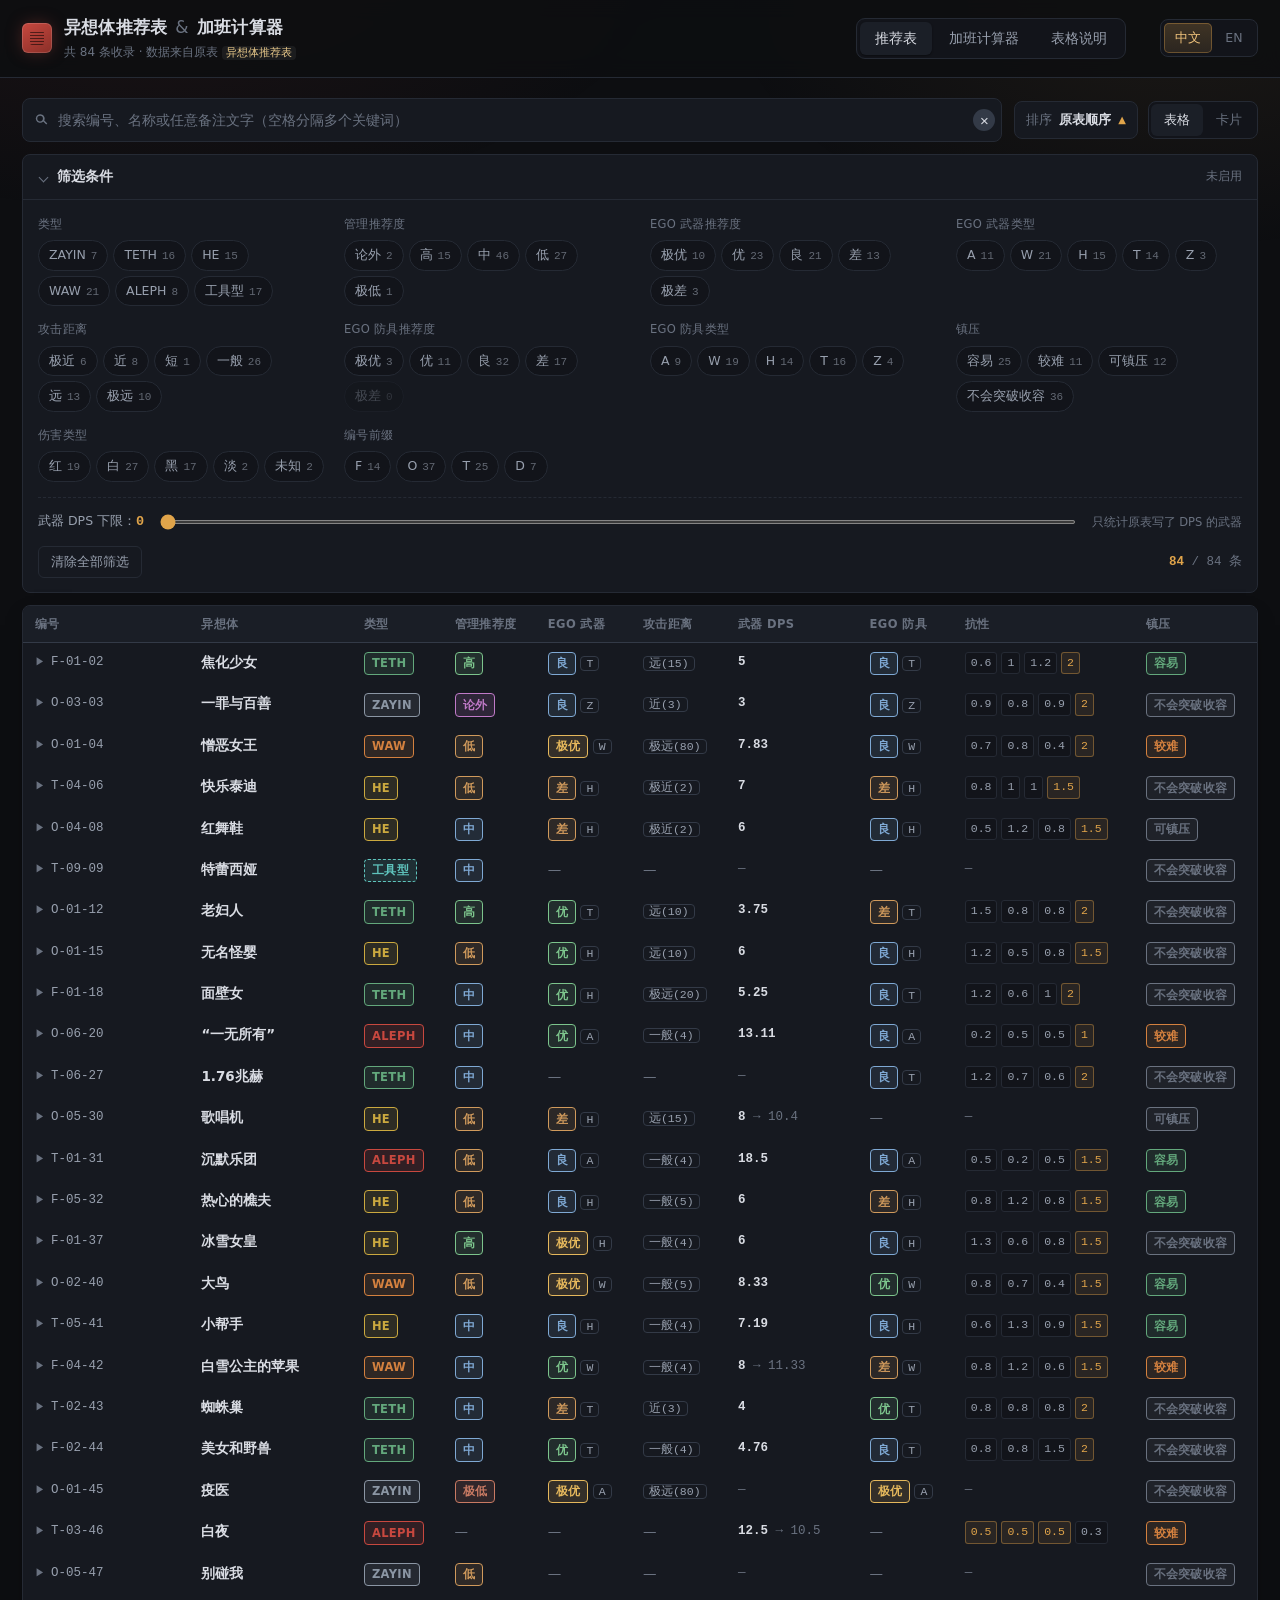
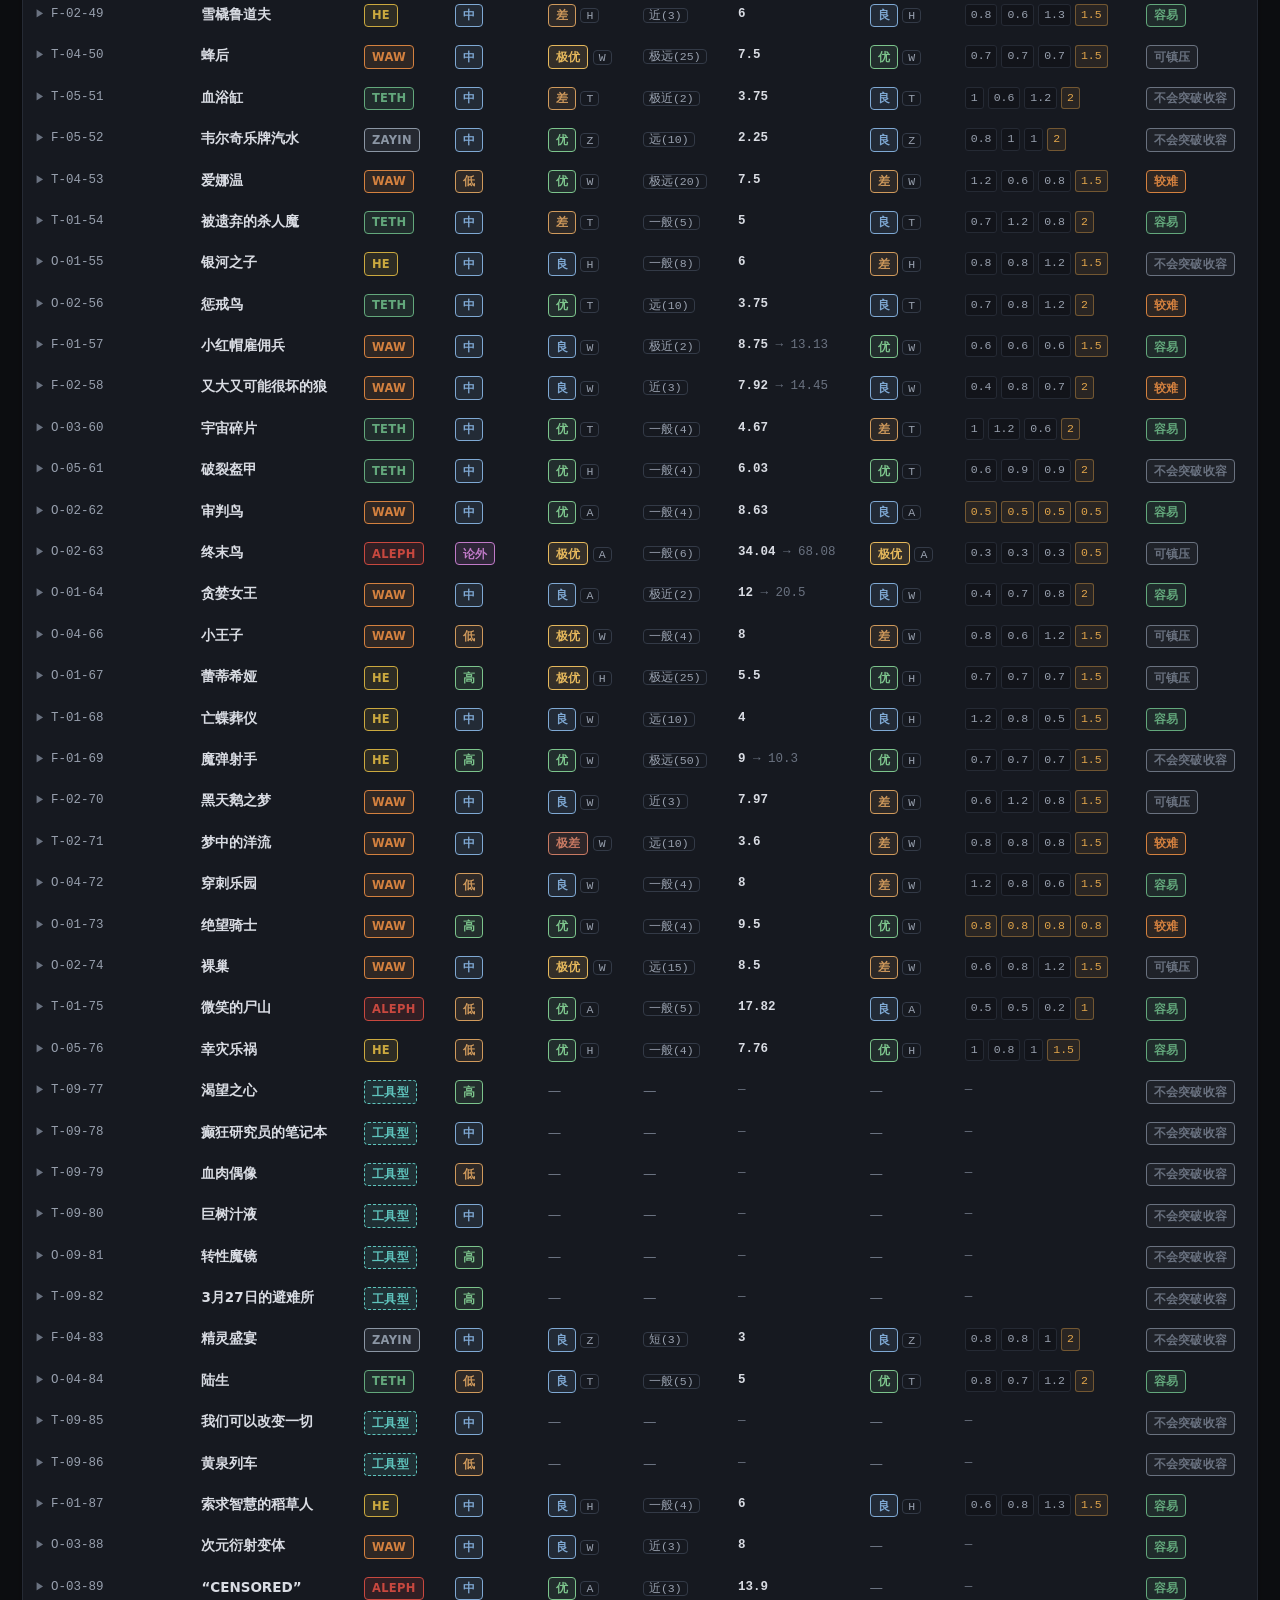
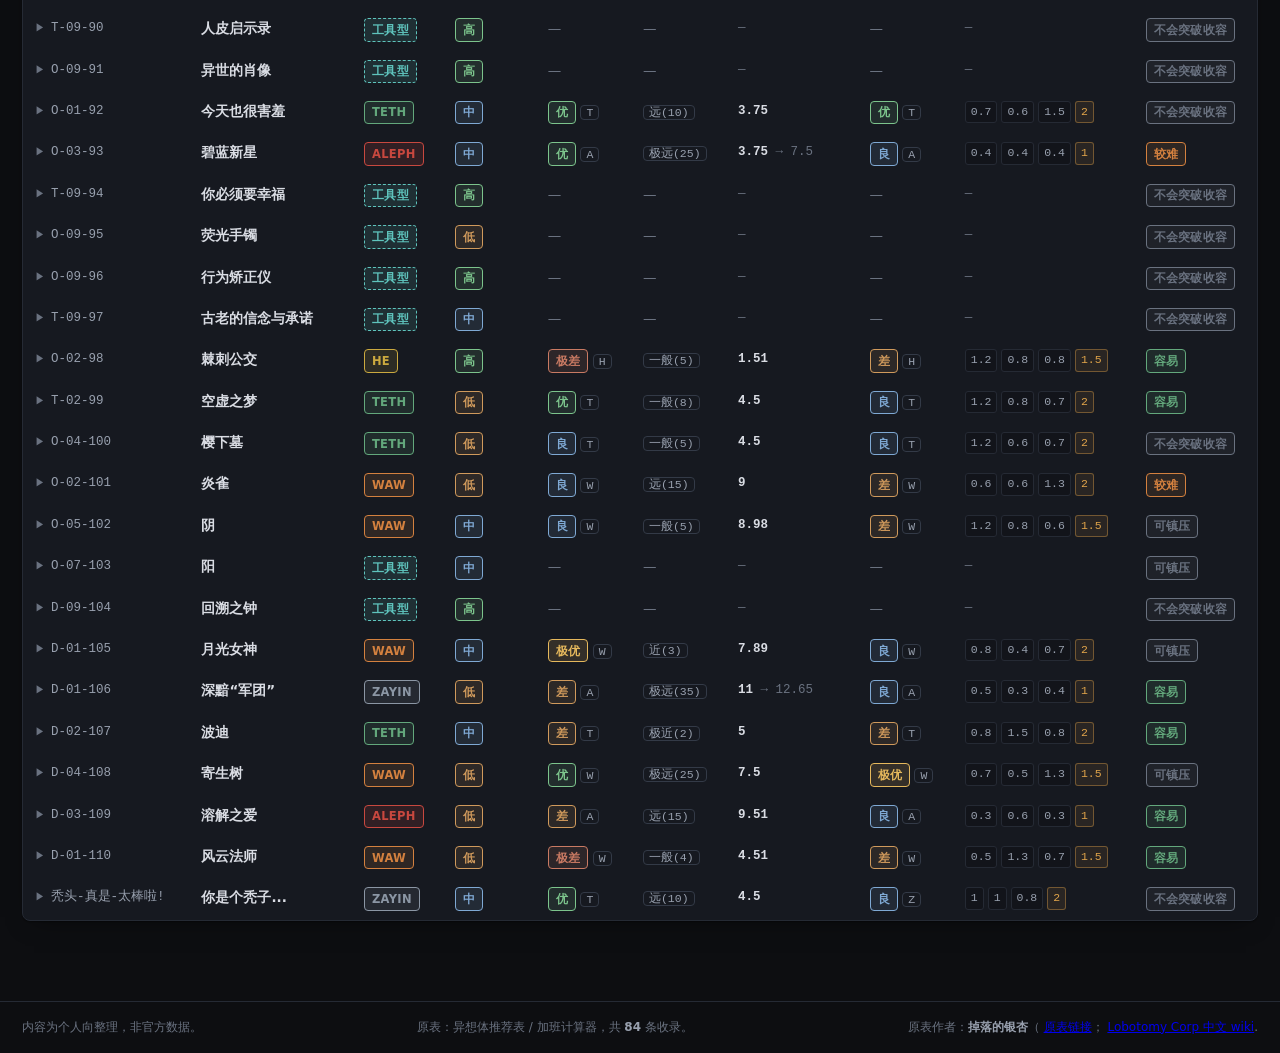
<file: docs/index.html>
<!DOCTYPE html>
<html lang="zh-CN">
<head>
<meta charset="utf-8">
<meta name="viewport" content="width=device-width, initial-scale=1">
<title>脑叶公司 · 异想体推荐表 & 加班计算器</title>
<meta name="description" content="异想体收录与工作推荐表，支持搜索与多维筛选；含员工工作属性加成估算器。">
<link rel="stylesheet" href="styles.css">
</head>
<body>

<header class="top">
  <div class="top-inner">
    <div class="brand">
      <div class="brand-mark" aria-hidden="true"></div>
      <div class="brand-text">
        <h1><span data-i18n="h1a">异想体推荐表</span> <span class="amp" data-i18n="h1amp">&amp;</span> <span data-i18n="h1b">加班计算器</span></h1>
        <p class="sub" id="brandSub"></p>
      </div>
    </div>
    <nav class="tabs" role="tablist">
      <button class="tab is-on" data-view="list" role="tab" data-i18n="tabList">推荐表</button>
      <button class="tab" data-view="calc" role="tab" data-i18n="tabCalc">加班计算器</button>
      <button class="tab" data-view="help" role="tab" data-i18n="tabHelp">表格说明</button>
    </nav>
    <div class="lang" role="group" aria-label="Language">
      <button class="lang-b is-on" data-lang="zh">中文</button>
      <button class="lang-b" data-lang="en">EN</button>
    </div>
  </div>
</header>

<main>

<!-- ============================================================ 推荐表 -->
<section class="view is-on" id="view-list">

  <div class="toolbar">
    <div class="search-wrap">
      <svg class="ico" viewBox="0 0 24 24" aria-hidden="true"><path d="M10 4a6 6 0 104.47 9.97l4.26 4.26 1.41-1.41-4.26-4.26A6 6 0 0010 4zm0 2a4 4 0 110 8 4 4 0 010-8z"/></svg>
      <input id="q" type="search" autocomplete="off" placeholder="搜索编号、名称或任意备注文字（空格分隔多个关键词）" data-i18n-ph="searchPh">
      <button class="clear-x" id="qClear" type="button" aria-label="清空搜索" data-i18n-attr="aria-label:clearSearch" hidden>&times;</button>
    </div>
    <div class="tool-right">
      <div class="srt" id="srt">
        <button type="button" class="srt-b" id="srtBtn" aria-haspopup="listbox" aria-expanded="false">
          <span class="srt-k" data-i18n="sortK">排序</span><span class="srt-v" id="srtVal">原表顺序</span><span class="srt-a" id="srtArrow">▲</span>
        </button>
        <div class="srt-m" id="srtMenu" role="listbox" hidden></div>
      </div>
      <div class="seg" role="group" aria-label="显示方式" data-i18n-attr="aria-label:viewTable">
        <button class="seg-b is-on" data-view-mode="table" data-i18n="viewTable">表格</button>
        <button class="seg-b" data-view-mode="card" data-i18n="viewCard">卡片</button>
      </div>
    </div>
  </div>

  <details class="filters" id="filterPanel" open>
    <summary>
      <span data-i18n="filterTitle">筛选条件</span>
      <span class="f-count" id="fCount">未启用</span>
    </summary>
    <div class="f-body">
      <div class="f-grid" id="fGrid"></div>
      <div class="f-range">
        <label for="dpsMin"><span data-i18n="dpsMinK">武器 DPS 下限：</span><b id="dpsMinVal">0</b></label>
        <input type="range" id="dpsMin" min="0" max="35" step="1" value="0">
        <span class="hint" data-i18n="dpsHint">只统计原表写了 DPS 的武器</span>
      </div>
      <div class="f-foot">
        <button class="btn-ghost" id="clearAll" type="button" data-i18n="clearAll">清除全部筛选</button>
        <span class="f-stat" id="stat">— / — 条</span>
      </div>
    </div>
  </details>

  <div class="active-chips" id="chips"></div>

  <div id="result"></div>

  <div class="empty" id="empty" hidden>
    <p class="empty-t" data-i18n="emptyT">没有符合条件的异想体</p>
    <p class="empty-s" data-i18n="emptyS">试着放宽筛选，或清空搜索关键词。</p>
  </div>
</section>

<!-- ======================================================= 加班计算器 -->
<section class="view" id="view-calc">
  <div class="calc-grid">

    <div class="panel">
      <h2 class="p-h" data-i18n="calcIn">输入区</h2>

      <label class="switch">
        <input type="checkbox" id="tech" checked>
        <span class="sw-track"><span class="sw-dot"></span></span>
        <span class="sw-txt"><span data-i18n="techK">培训部科技</span><b data-i18n="techSub">「普及培训手册」</b></span>
      </label>

      <div class="fld">
        <label for="qual" data-i18n="qualK">员工品质</label>
        <select id="qual"></select>
      </div>

      <div class="fld">
        <label for="lvl" data-i18n="lvlK">工作异想体等级</label>
        <select id="lvl"></select>
      </div>

      <div class="fld">
        <label for="target" data-i18n="targetK">想提升的属性点数</label>
        <select id="target"></select>
      </div>

      <p class="note-warn" id="techNote"></p>
    </div>

    <div class="panel">
      <h2 class="p-h" data-i18n="calcOut">输出区</h2>
      <div class="formula" id="formula"></div>
      <div class="results">
        <div class="res">
          <div class="res-k" data-i18n="resPer">单次工作期望属性加成</div>
          <div class="res-v" id="rPer">—</div>
        </div>
        <div class="res res-hi">
          <div class="res-k" id="rCntK"></div>
          <div class="res-v" id="rCnt">—</div>
          <div class="res-u" data-i18n="resTimes">次</div>
        </div>
      </div>
      <p class="note" id="calcNote"></p>
    </div>

    <div class="panel panel-wide">
      <h2 class="p-h"><span data-i18n="mxTitle">工作系数表</span><span class="p-h-sub" data-i18n="mxSub"></span></h2>
      <div class="mx-wrap"><table class="mx" id="mx"></table></div>
      <p class="note" data-i18n="mxNote"></p>
    </div>

  </div>
</section>

<!-- ======================================================= 表格说明 -->
<section class="view" id="view-help">
  <div class="help">
    <div class="panel">
      <h2 class="p-h" data-i18n="helpDoc">字段说明</h2>
      <div class="tbl-wrap">
        <table class="doc">
          <thead><tr id="docHead"></tr></thead>
          <tbody id="docBody"></tbody>
        </table>
      </div>
    </div>

    <div class="panel" id="legendPanel">
      <h2 class="p-h"><span data-i18n="helpLegend">推荐度标准</span><span class="p-h-sub" data-i18n="helpLegendSub"></span></h2>
      <div class="legend" id="legend"></div>
    </div>

    <div class="panel">
      <h2 class="p-h"><span data-i18n="helpNotice">加班计算器使用须知</span><span class="p-h-sub" data-i18n="helpNoticeSub"></span></h2>
      <div class="notice" id="notice"></div>
    </div>
  </div>
</section>

</main>

<footer class="foot">
  <span data-i18n="foot1">内容为个人向整理，非官方数据。</span>
  <span id="foot2"></span>
  <span id="foot3"></span>
</footer>

<script src="data.js"></script>
<script src="i18n.js"></script>
<script src="app.js"></script>
</body>
</html>
</file>
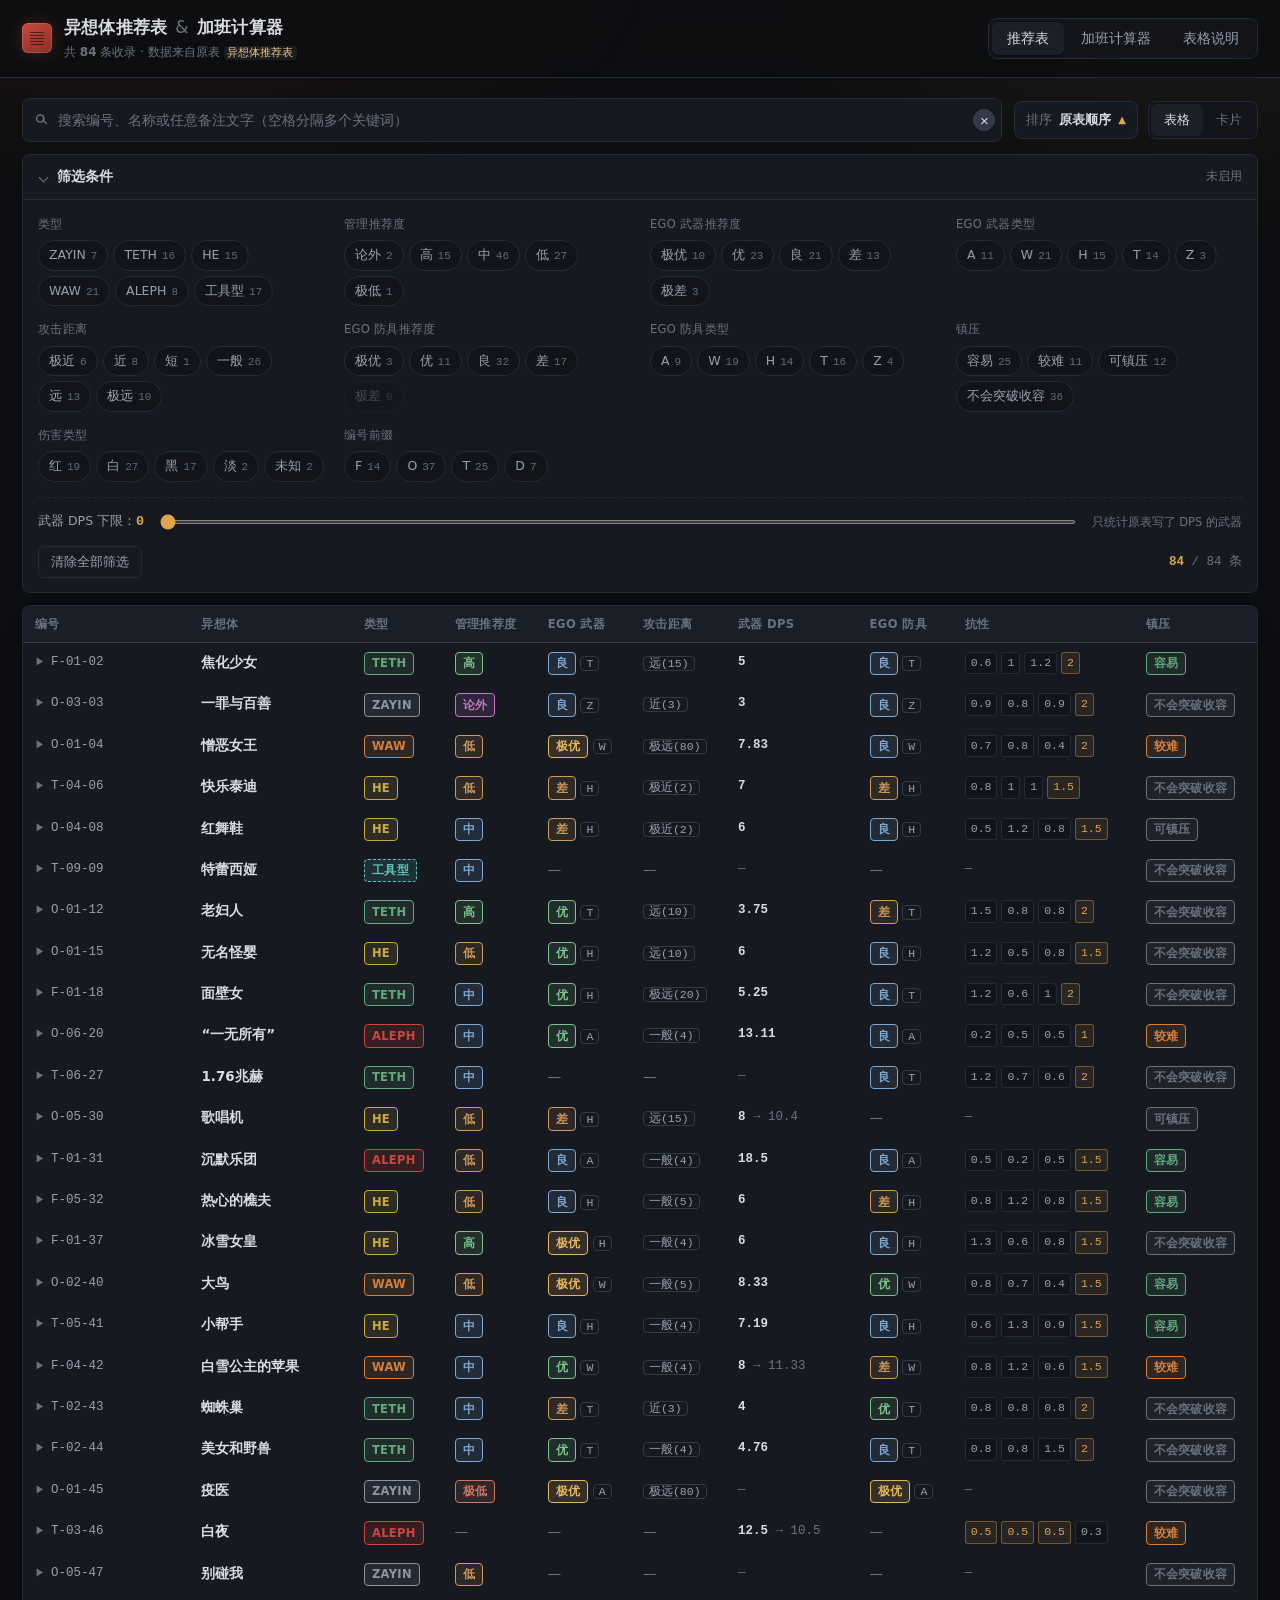
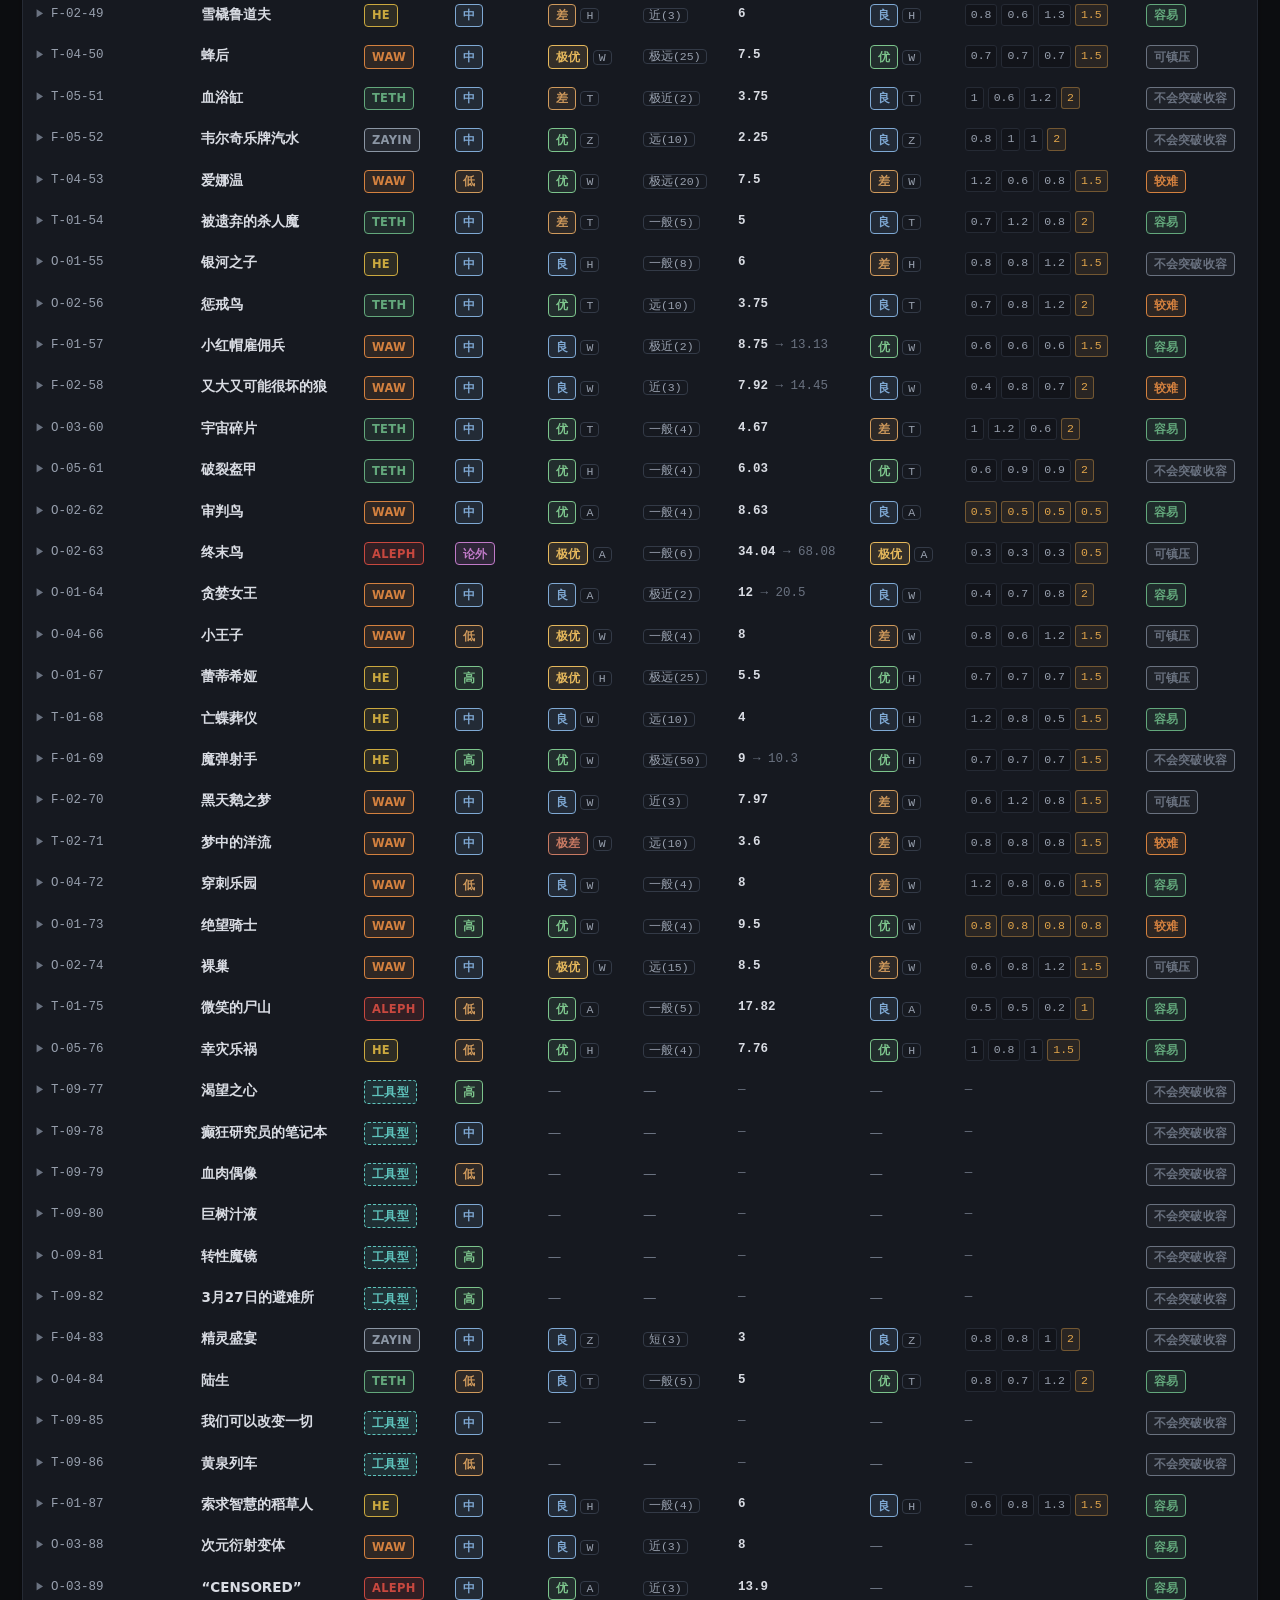
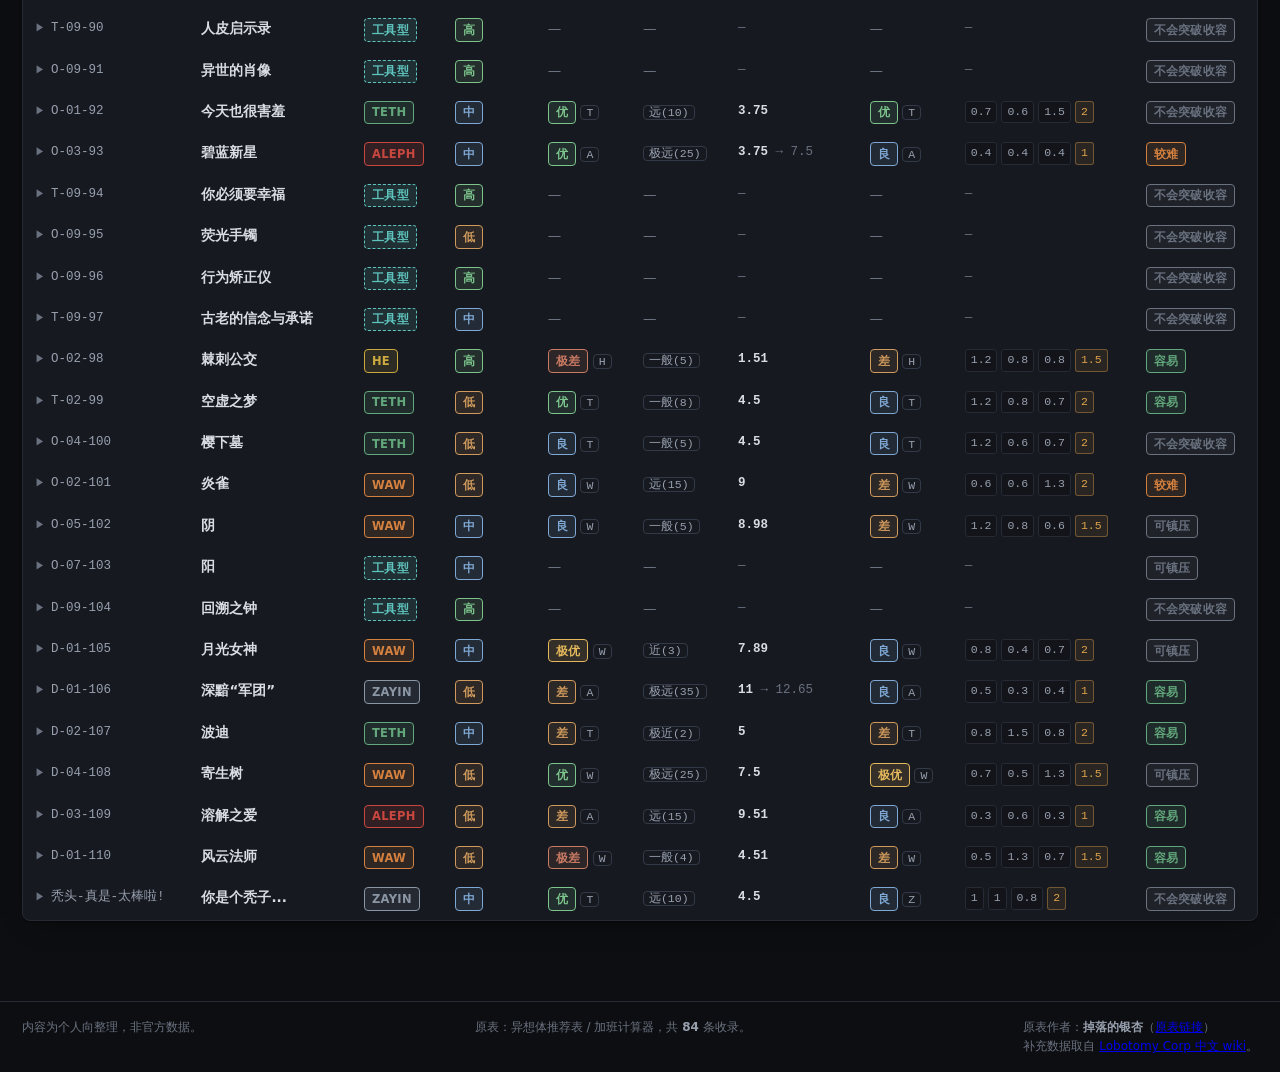
<file: site/index.html>
<!DOCTYPE html>
<html lang="zh-CN">
<head>
<meta charset="utf-8">
<meta name="viewport" content="width=device-width, initial-scale=1">
<title>脑叶公司 · 异想体推荐表 & 加班计算器</title>
<meta name="description" content="异想体收录与工作推荐表，支持搜索与多维筛选；含员工工作属性加成估算器。">
<link rel="stylesheet" href="styles.css">
</head>
<body>

<header class="top">
  <div class="top-inner">
    <div class="brand">
      <div class="brand-mark" aria-hidden="true"></div>
      <div class="brand-text">
        <h1>异想体推荐表 <span class="amp">&amp;</span> 加班计算器</h1>
        <p class="sub" id="brandSub">共 — 条收录 · 数据来自原表 <code>异想体推荐表</code></p>
      </div>
    </div>
    <nav class="tabs" role="tablist">
      <button class="tab is-on" data-view="list" role="tab">推荐表</button>
      <button class="tab" data-view="calc" role="tab">加班计算器</button>
      <button class="tab" data-view="help" role="tab">表格说明</button>
    </nav>
  </div>
</header>

<main>

<!-- ============================================================ 推荐表 -->
<section class="view is-on" id="view-list">

  <div class="toolbar">
    <div class="search-wrap">
      <svg class="ico" viewBox="0 0 24 24" aria-hidden="true"><path d="M10 4a6 6 0 104.47 9.97l4.26 4.26 1.41-1.41-4.26-4.26A6 6 0 0010 4zm0 2a4 4 0 110 8 4 4 0 010-8z"/></svg>
      <input id="q" type="search" autocomplete="off" placeholder="搜索编号、名称或任意备注文字（空格分隔多个关键词）">
      <button class="clear-x" id="qClear" type="button" aria-label="清空搜索" hidden>&times;</button>
    </div>
    <div class="tool-right">
      <div class="srt" id="srt">
        <button type="button" class="srt-b" id="srtBtn" aria-haspopup="listbox" aria-expanded="false">
          <span class="srt-k">排序</span><span class="srt-v" id="srtVal">原表顺序</span><span class="srt-a" id="srtArrow">▲</span>
        </button>
        <div class="srt-m" id="srtMenu" role="listbox" hidden></div>
      </div>
      <div class="seg" role="group" aria-label="显示方式">
        <button class="seg-b is-on" data-view-mode="table">表格</button>
        <button class="seg-b" data-view-mode="card">卡片</button>
      </div>
    </div>
  </div>

  <details class="filters" id="filterPanel" open>
    <summary>
      <span>筛选条件</span>
      <span class="f-count" id="fCount">未启用</span>
    </summary>
    <div class="f-body">
      <div class="f-grid" id="fGrid"></div>
      <div class="f-range">
        <label for="dpsMin">武器 DPS 下限：<b id="dpsMinVal">0</b></label>
        <input type="range" id="dpsMin" min="0" max="35" step="1" value="0">
        <span class="hint">只统计原表写了 DPS 的武器</span>
      </div>
      <div class="f-foot">
        <button class="btn-ghost" id="clearAll" type="button">清除全部筛选</button>
        <span class="f-stat" id="stat">— / — 条</span>
      </div>
    </div>
  </details>

  <div class="active-chips" id="chips"></div>

  <div id="result"></div>

  <div class="empty" id="empty" hidden>
    <p class="empty-t">没有符合条件的异想体</p>
    <p class="empty-s">试着放宽筛选，或清空搜索关键词。</p>
  </div>
</section>

<!-- ======================================================= 加班计算器 -->
<section class="view" id="view-calc">
  <div class="calc-grid">

    <div class="panel">
      <h2 class="p-h">输入区</h2>

      <label class="switch">
        <input type="checkbox" id="tech" checked>
        <span class="sw-track"><span class="sw-dot"></span></span>
        <span class="sw-txt">培训部科技<b>「普及培训手册」</b></span>
      </label>

      <div class="fld">
        <label for="qual">员工品质</label>
        <select id="qual"></select>
      </div>

      <div class="fld">
        <label for="lvl">工作异想体等级</label>
        <select id="lvl"></select>
      </div>

      <div class="fld">
        <label for="target">想提升的属性点数</label>
        <select id="target"></select>
      </div>

      <p class="note-warn" id="techNote"></p>
    </div>

    <div class="panel">
      <h2 class="p-h">输出区</h2>
      <div class="formula" id="formula"></div>
      <div class="results">
        <div class="res">
          <div class="res-k">单次工作期望属性加成</div>
          <div class="res-v" id="rPer">—</div>
        </div>
        <div class="res res-hi">
          <div class="res-k" id="rCntK">提升 20 点属性需要工作</div>
          <div class="res-v" id="rCnt">—</div>
          <div class="res-u">次</div>
        </div>
      </div>
      <p class="note" id="calcNote"></p>
    </div>

    <div class="panel panel-wide">
      <h2 class="p-h">工作系数表<span class="p-h-sub">原表 <code>加班计算器</code> 工作表第 26–30 行，C–G 列；当前取值已高亮</span></h2>
      <div class="mx-wrap"><table class="mx" id="mx"></table></div>
      <p class="note">
        原表用 <code>INDIRECT(ADDRESS(品质序号+25, 等级序号+2))</code> 从这张表取「工作系数」，
        因此品质与等级都只取序号，轴向固定为：行＝员工品质 Ⅰ→Ⅴ，列＝异想体等级 ZAYIN→ALEPH。
      </p>
    </div>

  </div>
</section>

<!-- ======================================================= 表格说明 -->
<section class="view" id="view-help">
  <div class="help">
    <div class="panel">
      <h2 class="p-h">字段说明</h2>
      <div class="tbl-wrap">
        <table class="doc">
          <thead><tr><th>页面字段</th><th>原表位置</th><th>说明</th></tr></thead>
          <tbody id="docBody"></tbody>
        </table>
      </div>
    </div>

    <div class="panel" id="legendPanel">
      <h2 class="p-h">推荐度标准<span class="p-h-sub">原表第 2 行三个单元格的批注原文</span></h2>
      <div class="legend" id="legend"></div>
    </div>

    <div class="panel">
      <h2 class="p-h">加班计算器使用须知<span class="p-h-sub">原表 <code>加班计算器</code> 工作表 B2 原文</span></h2>
      <div class="notice" id="notice"></div>
    </div>
  </div>
</section>

</main>

<footer class="foot">
  <span>内容为个人向整理，非官方数据。</span>
  <span>原表：异想体推荐表 / 加班计算器，共 <b id="footCount">—</b> 条收录。</span>
  <span>原表作者：<b id="footAuthor">—</b>（<a id="footSheet" href="#" target="_blank" rel="noopener">原表链接</a>）<br>
    补充数据取自 <a id="footWiki" href="#" target="_blank" rel="noopener">Lobotomy Corp 中文 wiki</a>。</span>
</footer>

<script src="data.js"></script>
<script src="app.js"></script>
</body>
</html>
</file>
<file: docs/styles.css>
/* ============================================================ 基础 */
:root{
  --bg:#0d0e11;
  --bg2:#12141a;
  --panel:#161920;
  --panel2:#1b1f27;
  --line:#252a34;
  --line2:#333a47;
  --fg:#d9dce3;
  --dim:#98a0ae;
  --mute:#6a7280;
  --amber:#e0a44a;
  --red:#c8483f;
  --blue:#6d9bd8;

  --zayin:#8b96a4; --teth:#63a87c; --he:#cba93f; --waw:#d4813f; --aleph:#c8483f;

  --g-ex:#e5b85c; --g-g:#7cc48c; --g-l:#7fa9d4; --g-d:#d09a5c; --g-x:#c97a63;
  --m-out:#c07ac8; --m-hi:#7cc48c; --m-mid:#7fa9d4; --m-lo:#d09a5c; --m-ex:#c97a63;

  --r:8px;
  --shadow:0 1px 2px rgba(0,0,0,.4),0 8px 24px -12px rgba(0,0,0,.6);
  --mono:ui-monospace,SFMono-Regular,"Cascadia Mono",Consolas,"Liberation Mono",monospace;
}

*{box-sizing:border-box}
html{-webkit-text-size-adjust:100%}
body{
  margin:0;
  background:var(--bg);
  color:var(--fg);
  font:15px/1.6 "PingFang SC","Hiragino Sans GB","Microsoft YaHei","Noto Sans SC",system-ui,-apple-system,sans-serif;
  font-feature-settings:"tnum";
  -webkit-font-smoothing:antialiased;
}
body::before{
  content:"";position:fixed;inset:0;pointer-events:none;z-index:0;
  background:
    radial-gradient(900px 480px at 12% -8%,rgba(200,72,63,.09),transparent 60%),
    radial-gradient(760px 420px at 92% 0%,rgba(224,164,74,.07),transparent 60%);
}
main,header,footer{position:relative;z-index:1}
h1,h2{margin:0;font-weight:650}
code{font-family:var(--mono);font-size:.92em;background:rgba(255,255,255,.06);padding:.1em .35em;border-radius:4px;color:#e8c98a}
b{font-weight:650}

/* ============================================================ 顶栏 */
.top{border-bottom:1px solid var(--line);background:rgba(13,14,17,.86);backdrop-filter:blur(10px);position:sticky;top:0;z-index:20}
.top-inner{max-width:1400px;margin:0 auto;padding:14px 22px;display:flex;align-items:center;gap:24px;flex-wrap:wrap}
.brand{display:flex;align-items:center;gap:12px;min-width:0}
.brand-mark{
  width:30px;height:30px;flex:none;border-radius:6px;
  background:linear-gradient(150deg,#c8483f,#8a2f28);
  box-shadow:inset 0 0 0 1px rgba(255,255,255,.14),0 0 18px -4px rgba(200,72,63,.55);
  position:relative;
}
.brand-mark::after{
  content:"";position:absolute;inset:8px;border-radius:2px;
  background:repeating-linear-gradient(0deg,rgba(0,0,0,.55) 0 1px,transparent 1px 3px);
}
.brand-text{min-width:0}
.brand h1{font-size:17px;letter-spacing:.2px;white-space:nowrap}
.brand h1 .amp{color:var(--mute);font-weight:400;margin:0 2px}
.sub{margin:2px 0 0;font-size:12px;color:var(--mute);white-space:nowrap;overflow:hidden;text-overflow:ellipsis}

.tabs{display:flex;gap:2px;margin-left:auto;background:var(--bg2);padding:3px;border-radius:9px;border:1px solid var(--line)}
.tab{
  appearance:none;border:0;background:transparent;color:var(--dim);
  font:inherit;font-size:13.5px;padding:6px 15px;border-radius:6px;cursor:pointer;
  transition:background .14s,color .14s;
}
.tab:hover{color:var(--fg)}
.tab.is-on{background:var(--panel2);color:var(--fg);box-shadow:0 1px 2px rgba(0,0,0,.4)}

/* 语言切换：放在页眉右上角，与标签页同一视觉层级 */
.lang{
  display:flex;gap:2px;margin-left:10px;flex:none;
  background:var(--bg2);padding:3px;border-radius:8px;border:1px solid var(--line);
}
.lang-b{
  appearance:none;border:0;background:transparent;color:var(--mute);
  font:inherit;font-size:12.5px;letter-spacing:.3px;
  padding:5px 11px;border-radius:5px;cursor:pointer;transition:background .14s,color .14s;
}
.lang-b:hover{color:var(--fg)}
.lang-b.is-on{
  background:linear-gradient(180deg,rgba(224,164,74,.22),rgba(224,164,74,.12));
  color:#f0c37c;box-shadow:inset 0 0 0 1px rgba(224,164,74,.35);
}

/* ============================================================ 版心 */
main{max-width:1400px;margin:0 auto;padding:20px 22px 60px}
.view{display:none;animation:fade .18s ease}
.view.is-on{display:block}
@keyframes fade{from{opacity:0;transform:translateY(4px)}to{opacity:1;transform:none}}

/* ============================================================ 工具条 */
.toolbar{display:flex;gap:12px;align-items:center;flex-wrap:wrap;margin-bottom:12px}
.search-wrap{position:relative;flex:1 1 340px;min-width:0}
.search-wrap .ico{position:absolute;left:11px;top:50%;transform:translateY(-50%);width:17px;height:17px;fill:var(--mute);pointer-events:none}
#q{
  width:100%;padding:10px 34px 10px 35px;border-radius:var(--r);
  background:var(--panel);border:1px solid var(--line);color:var(--fg);
  font:inherit;font-size:14px;outline:none;transition:border-color .15s,box-shadow .15s;
}
#q::placeholder{color:var(--mute)}
#q:focus{border-color:#3d4553;box-shadow:0 0 0 3px rgba(224,164,74,.1)}
#q::-webkit-search-cancel-button{display:none}
.clear-x{
  position:absolute;right:7px;top:50%;transform:translateY(-50%);
  width:22px;height:22px;border:0;border-radius:50%;background:var(--line2);color:var(--fg);
  font-size:15px;line-height:1;cursor:pointer;display:grid;place-items:center;
}
.clear-x:hover{background:#414a59}

.tool-right{display:flex;gap:10px;align-items:center}
.sel{display:flex;align-items:center;gap:7px;font-size:12.5px;color:var(--mute)}
.sel select{
  appearance:none;background:var(--panel) url("data:image/svg+xml;charset=utf8,%3Csvg xmlns='http://www.w3.org/2000/svg' viewBox='0 0 12 12'%3E%3Cpath fill='%236a7280' d='M2.5 4.5L6 8l3.5-3.5z'/%3E%3C/svg%3E") no-repeat right 8px center/12px;
  border:1px solid var(--line);color:var(--fg);font:inherit;font-size:13px;
  padding:8px 28px 8px 11px;border-radius:var(--r);cursor:pointer;outline:none;
}
.sel select:focus{border-color:#3d4553}
.seg{display:flex;background:var(--bg2);border:1px solid var(--line);border-radius:var(--r);padding:2px}
.seg-b{
  appearance:none;border:0;background:transparent;color:var(--mute);
  font:inherit;font-size:12.5px;padding:6px 13px;border-radius:6px;cursor:pointer;
}
.seg-b.is-on{background:var(--panel2);color:var(--fg)}

/* 排序：一个控件同时承担「选字段」与「切方向」 */
.srt{position:relative}
.srt-b{
  display:flex;align-items:center;gap:7px;cursor:pointer;
  background:var(--panel);border:1px solid var(--line);border-radius:var(--r);
  color:var(--fg);font:inherit;font-size:13px;padding:8px 11px;white-space:nowrap;
}
.srt-b:hover{border-color:var(--line2)}
.srt-k{color:var(--mute);font-size:12.5px}
.srt-v{font-weight:600}
.srt-a{color:var(--amber);font-size:10px;line-height:1}
.srt-a.desc{color:var(--blue)}
.srt-m{
  position:absolute;z-index:30;top:calc(100% + 6px);left:0;min-width:196px;
  background:var(--panel2);border:1px solid var(--line2);border-radius:var(--r);
  box-shadow:var(--shadow);padding:5px;max-height:60vh;overflow:auto;
}
.srt-i{
  display:flex;align-items:center;justify-content:space-between;gap:10px;width:100%;
  appearance:none;border:0;background:transparent;color:var(--dim);
  font:inherit;font-size:13px;text-align:left;padding:7px 10px;border-radius:6px;cursor:pointer;
}
.srt-i:hover{background:rgba(255,255,255,.05);color:var(--fg)}
.srt-i.on{background:rgba(224,164,74,.13);color:#f0c37c}
.srt-i-a{font-size:10px;color:var(--amber)}
.srt-i[data-dir="desc"] .srt-i-a::after{content:"▼"}
.srt-i[data-dir="asc"] .srt-i-a::after{content:"▲"}
th.th-arrow{font-size:9px;margin-left:5px;color:var(--amber);vertical-align:1px}

/* ============================================================ 筛选 */
.filters{border:1px solid var(--line);border-radius:var(--r);background:var(--panel);margin-bottom:12px}
.filters>summary{
  cursor:pointer;padding:11px 15px;display:flex;align-items:center;gap:10px;
  font-size:13.5px;font-weight:600;list-style:none;user-select:none;
}
.filters>summary::-webkit-details-marker{display:none}
.filters>summary::before{
  content:"";width:6px;height:6px;border-right:1.5px solid var(--mute);border-bottom:1.5px solid var(--mute);
  transform:rotate(-45deg);transition:transform .18s;margin-left:2px;
}
.filters[open]>summary::before{transform:rotate(45deg)}
.f-count{margin-left:auto;font-size:12px;font-weight:400;color:var(--mute)}
.f-count.on{color:var(--amber)}
.f-body{padding:2px 15px 14px;border-top:1px solid var(--line)}
.f-grid{display:grid;grid-template-columns:repeat(auto-fill,minmax(258px,1fr));gap:14px 20px;padding-top:13px}
.fg-t{font-size:11.5px;color:var(--mute);margin-bottom:7px;letter-spacing:.3px}
.chips{display:flex;flex-wrap:wrap;gap:5px}
.chip{
  appearance:none;cursor:pointer;font:inherit;font-size:12.5px;
  padding:4px 10px;border-radius:20px;
  background:var(--bg2);border:1px solid var(--line);color:var(--dim);
  transition:background .13s,border-color .13s,color .13s;
}
.chip:hover{border-color:var(--line2);color:var(--fg)}
.chip .n{font-family:var(--mono);font-size:11px;opacity:.6;margin-left:5px}
.chip.on{background:rgba(224,164,74,.13);border-color:rgba(224,164,74,.5);color:#f0c37c}
.chip.on .n{opacity:.85}

.f-range{display:flex;align-items:center;gap:14px;margin-top:15px;padding-top:13px;border-top:1px dashed var(--line);flex-wrap:wrap}
.f-range label{font-size:12.5px;color:var(--dim);white-space:nowrap}
.f-range b{font-family:var(--mono);color:var(--amber);font-size:13.5px}
.f-range input[type=range]{flex:1 1 200px;min-width:160px;accent-color:var(--amber);height:4px;cursor:pointer}
.hint{font-size:11.5px;color:var(--mute)}

.f-foot{display:flex;align-items:center;gap:14px;margin-top:13px}
.btn-ghost{
  appearance:none;background:transparent;border:1px solid var(--line);color:var(--dim);
  font:inherit;font-size:12.5px;padding:5px 12px;border-radius:6px;cursor:pointer;
}
.btn-ghost:hover{border-color:var(--red);color:#e0857e}
.f-stat{margin-left:auto;font-family:var(--mono);font-size:12.5px;color:var(--mute)}
.f-stat b{color:var(--amber)}

/* 已选条件条 */
.active-chips{display:flex;flex-wrap:wrap;gap:6px;margin-bottom:12px}
.active-chips:empty{display:none}
.tag{
  display:inline-flex;align-items:center;gap:6px;font-size:12px;
  background:rgba(224,164,74,.11);border:1px solid rgba(224,164,74,.34);
  color:#f0c37c;padding:3px 6px 3px 10px;border-radius:20px;
}
.tag b{font-weight:500;opacity:.65}
.tag button{
  appearance:none;border:0;background:transparent;color:inherit;cursor:pointer;
  font-size:14px;line-height:1;padding:0 2px;opacity:.7;
}
.tag button:hover{opacity:1}

/* ============================================================ 表格 */
.tbl-wrap{
  border:1px solid var(--line);border-radius:var(--r);background:var(--panel);
  overflow:auto;box-shadow:var(--shadow);
}
table.grid{border-collapse:separate;border-spacing:0;width:100%;font-size:13.5px}
table.grid th,table.grid td{padding:9px 12px;text-align:left;vertical-align:top;white-space:nowrap}
table.grid thead th{
  position:sticky;top:0;z-index:5;background:#1a1e26;
  font-size:11.5px;font-weight:600;color:var(--mute);letter-spacing:.4px;
  border-bottom:1px solid var(--line2);cursor:pointer;user-select:none;
}
table.grid thead th:hover{color:var(--fg)}
table.grid thead th.sorted{color:var(--amber)}
table.grid tbody tr.row{border-bottom:1px solid var(--line);cursor:pointer;transition:background .12s}
table.grid tbody tr.row:hover{background:rgba(255,255,255,.028)}
table.grid tbody tr.row.open{background:rgba(224,164,74,.06)}
td.c-id,td.c-dps,td.c-res{font-family:var(--mono);font-size:12.5px;color:var(--dim)}
td.c-name{font-weight:600;white-space:normal;min-width:120px}
td.c-dps b{color:var(--fg)}
.caret{display:inline-block;margin-right:6px;color:var(--mute);font-size:10px;transition:transform .16s}
tr.open .caret{transform:rotate(90deg);color:var(--amber)}

tr.detail>td{padding:0;background:#12151b;border-bottom:1px solid var(--line)}
.dwrap{display:grid;grid-template-columns:repeat(auto-fit,minmax(238px,1fr));gap:0;padding:14px 16px}
.dcell{padding:2px 16px 12px 0}
.dk{font-size:11px;color:var(--mute);letter-spacing:.4px;margin-bottom:4px;display:flex;align-items:center;gap:6px}
.dv{font-size:12.5px;color:#b9bfca;white-space:pre-wrap;word-break:break-word;line-height:1.65}
.dv em{font-style:normal;color:var(--amber);font-family:var(--mono)}
.dnone{color:var(--mute)}

/* wiki 补充块 */
.dwiki{border-top:1px dashed var(--line);padding:13px 16px 15px;background:rgba(109,155,216,.035)}
.dwiki-h{
  font-size:11.5px;color:#8fb4e0;letter-spacing:.4px;margin-bottom:10px;
  display:flex;align-items:center;gap:10px;
}
.wk-link{color:#8fb4e0;text-decoration:none;font-size:11.5px;border-bottom:1px dotted rgba(143,180,224,.5)}
.wk-link:hover{color:#b6d1f0;border-bottom-style:solid}
.dwiki-b{display:grid;grid-template-columns:repeat(auto-fill,minmax(288px,1fr));gap:9px 22px}
.wk-kv{display:flex;gap:10px;align-items:baseline;font-size:12.5px;min-width:0}
.wk-wide{grid-column:1/-1}
.wk-k{color:var(--mute);font-size:11.5px;flex:0 0 84px;text-align:right}
.wk-v{color:#b9bfca;min-width:0;line-height:1.6}
.wk-v b{color:var(--fg)}
.wk-pre{white-space:pre-wrap;line-height:1.7}

table.wk-traits{border-collapse:collapse;font-size:11.5px;margin:2px 0 4px}
table.wk-traits th,table.wk-traits td{
  border:1px solid var(--line);padding:2px 8px;text-align:center;
  background:var(--bg2);color:var(--dim);font-weight:400;white-space:nowrap;
}
table.wk-traits thead th{background:#1a1e26;color:var(--mute)}
table.wk-traits tbody th{background:#1a1e26;color:var(--mute);text-align:center}
table.wk-traits td em{display:block;font-style:normal;font-size:10px;color:var(--mute);margin-top:1px}

/* 徽标 */
.bdg{
  display:inline-block;padding:1.5px 7px;border-radius:4px;
  font-size:11.5px;font-weight:600;letter-spacing:.3px;white-space:nowrap;
  border:1px solid currentColor;
}
.bdg.solid{color:#10121a;border:0}
.d-ZAYIN{color:var(--zayin);background:rgba(139,150,164,.13)}
.d-TETH{color:var(--teth);background:rgba(99,168,124,.13)}
.d-HE{color:var(--he);background:rgba(203,169,63,.13)}
.d-WAW{color:var(--waw);background:rgba(212,129,63,.13)}
.d-ALEPH{color:var(--aleph);background:rgba(200,72,63,.15)}
.t-tool{color:#5fc4bd;background:rgba(95,196,189,.13);border-style:dashed}
.m-论外{color:var(--m-out);background:rgba(192,122,200,.14)}
.m-高{color:var(--m-hi);background:rgba(124,196,140,.13)}
.m-中{color:var(--m-mid);background:rgba(127,169,212,.13)}
.m-低{color:var(--m-lo);background:rgba(208,154,92,.13)}
.m-极低{color:var(--m-ex);background:rgba(201,122,99,.14)}
.w-极优{color:var(--g-ex);background:rgba(229,184,92,.14)}
.w-优{color:var(--g-g);background:rgba(124,196,140,.12)}
.w-良{color:var(--g-l);background:rgba(127,169,212,.12)}
.w-差{color:var(--g-d);background:rgba(208,154,92,.12)}
.w-极差{color:var(--g-x);background:rgba(201,122,99,.13)}
.s-容易{color:var(--teth);background:rgba(99,168,124,.12)}
.s-较难{color:var(--waw);background:rgba(212,129,63,.12)}
.s-未填{color:var(--mute);background:rgba(255,255,255,.04)}
.dim{color:var(--mute)}
.rng{font-family:var(--mono);font-size:11.5px;color:var(--dim);border:1px solid var(--line2);border-radius:4px;padding:0 5px}
.res4{display:flex;gap:4px}
.res4 span{
  font-family:var(--mono);font-size:11.5px;padding:1px 5px;border-radius:3px;
  background:var(--bg2);border:1px solid var(--line);color:var(--dim);
}
.res4 span.max{color:var(--amber);border-color:rgba(224,164,74,.4);background:rgba(224,164,74,.09)}

/* ============================================================ 卡片 */
.cards{display:grid;grid-template-columns:repeat(auto-fill,minmax(316px,1fr));gap:12px}
.card{
  background:var(--panel);border:1px solid var(--line);border-radius:var(--r);
  padding:14px 15px;box-shadow:var(--shadow);
}
.card-h{display:flex;align-items:baseline;gap:9px;margin-bottom:9px}
.card-h .cid{font-family:var(--mono);font-size:11.5px;color:var(--mute)}
.card-h h3{margin:0;font-size:15px;font-weight:650;flex:1;min-width:0}
.card-tags{display:flex;flex-wrap:wrap;gap:5px;margin-bottom:11px}
.card-rows{display:grid;gap:7px;padding-top:10px;border-top:1px dashed var(--line)}
.crow{display:grid;grid-template-columns:74px 1fr;gap:9px;align-items:baseline;font-size:12.5px}
.ck{color:var(--mute);font-size:11.5px}
.cv{color:#b9bfca;white-space:pre-wrap;word-break:break-word;line-height:1.6}
.cv.notes{color:var(--mute);font-size:12px}
.cv b{color:var(--fg)}
.mark{background:rgba(224,164,74,.24);color:#f5cd8b;border-radius:2px;padding:0 1px}

/* ============================================================ 空态 */
.empty{text-align:center;padding:64px 20px;border:1px dashed var(--line2);border-radius:var(--r);background:var(--panel)}
.empty-t{margin:0;font-size:15px;color:var(--fg)}
.empty-s{margin:6px 0 0;font-size:13px;color:var(--mute)}

/* ============================================================ 面板 */
.panel{background:var(--panel);border:1px solid var(--line);border-radius:var(--r);padding:18px 20px;box-shadow:var(--shadow)}
.p-h{font-size:14px;margin-bottom:14px;display:flex;align-items:baseline;gap:10px;flex-wrap:wrap}
.p-h-sub{font-size:11.5px;font-weight:400;color:var(--mute)}

/* 计算器 */
.calc-grid{display:grid;grid-template-columns:repeat(auto-fit,minmax(320px,1fr));gap:14px;align-items:start}
.panel-wide{grid-column:1/-1}

.switch{display:flex;align-items:center;gap:11px;cursor:pointer;padding:11px 13px;background:var(--bg2);border:1px solid var(--line);border-radius:var(--r);margin-bottom:14px}
.switch input{position:absolute;opacity:0;pointer-events:none}
.sw-track{width:38px;height:21px;border-radius:20px;background:#333a47;position:relative;flex:none;transition:background .18s}
.sw-dot{position:absolute;top:2.5px;left:2.5px;width:16px;height:16px;border-radius:50%;background:#8b929e;transition:transform .18s,background .18s}
.switch input:checked+.sw-track{background:rgba(224,164,74,.42)}
.switch input:checked+.sw-track .sw-dot{transform:translateX(17px);background:var(--amber)}
.switch input:focus-visible+.sw-track{box-shadow:0 0 0 3px rgba(224,164,74,.18)}
.sw-txt{font-size:13px;color:var(--dim);line-height:1.45}
.sw-txt b{display:block;font-size:11.5px;color:var(--mute);font-weight:400}

.fld{margin-bottom:13px}
.fld label{display:block;font-size:12px;color:var(--mute);margin-bottom:6px}
.fld select{
  width:100%;appearance:none;background:var(--bg2) url("data:image/svg+xml;charset=utf8,%3Csvg xmlns='http://www.w3.org/2000/svg' viewBox='0 0 12 12'%3E%3Cpath fill='%236a7280' d='M2.5 4.5L6 8l3.5-3.5z'/%3E%3C/svg%3E") no-repeat right 10px center/12px;
  border:1px solid var(--line);color:var(--fg);font:inherit;font-size:14px;
  padding:9px 30px 9px 12px;border-radius:var(--r);cursor:pointer;outline:none;
}
.fld select:focus{border-color:#3d4553}
.note-warn{
  margin:0;font-size:12px;line-height:1.6;color:#c9a06a;
  background:rgba(224,164,74,.07);border:1px solid rgba(224,164,74,.2);
  border-radius:6px;padding:9px 11px;
}
.note-warn:empty{display:none}

.formula{display:flex;align-items:stretch;gap:7px;flex-wrap:wrap;margin-bottom:16px}
.fx{
  flex:1 1 108px;background:var(--bg2);border:1px solid var(--line);
  border-radius:6px;padding:9px 11px;min-width:0;
}
.fx-k{font-size:10.5px;color:var(--mute);letter-spacing:.3px;white-space:nowrap;overflow:hidden;text-overflow:ellipsis}
.fx-v{font-family:var(--mono);font-size:16px;color:var(--fg);margin-top:3px}
.fx-op{display:grid;place-items:center;color:var(--mute);font-size:15px;flex:0 0 auto}

.results{display:grid;grid-template-columns:1fr 1fr;gap:11px}
.res{background:var(--bg2);border:1px solid var(--line);border-radius:6px;padding:13px}
.res-hi{background:rgba(224,164,74,.07);border-color:rgba(224,164,74,.3)}
.res-k{font-size:11.5px;color:var(--mute);margin-bottom:5px}
.res-v{font-family:var(--mono);font-size:23px;color:var(--fg);line-height:1.15}
.res-hi .res-v{color:var(--amber)}
.res-u{font-size:12px;color:var(--mute);margin-top:3px}
.note{margin:14px 0 0;font-size:12px;color:var(--mute);line-height:1.7}

.mx-wrap{overflow-x:auto}
table.mx{border-collapse:collapse;font-family:var(--mono);font-size:12.5px}
table.mx th,table.mx td{border:1px solid var(--line);padding:8px 13px;text-align:center;white-space:nowrap}
table.mx thead th{background:#1a1e26;color:var(--mute);font-weight:600;font-size:11.5px}
table.mx tbody th{background:#1a1e26;color:var(--mute);font-weight:600;text-align:right}
table.mx td{color:var(--dim);background:var(--bg2)}
table.mx td.on{background:rgba(224,164,74,.19);color:#f5cd8b;font-weight:700;box-shadow:inset 0 0 0 1px rgba(224,164,74,.55)}
table.mx td.on-dark{background:#12151b}

/* 说明 */
.help{display:grid;grid-template-columns:repeat(auto-fit,minmax(400px,1fr));gap:14px;align-items:start}
.tbl-wrap{overflow-x:auto}
table.doc{border-collapse:collapse;width:100%;font-size:12.5px}
table.doc th,table.doc td{border-bottom:1px solid var(--line);padding:9px 11px;text-align:left;vertical-align:top}
table.doc thead th{color:var(--mute);font-size:11.5px;font-weight:600;background:#1a1e26;position:sticky;top:0}
table.doc td:first-child{white-space:nowrap;color:#e8c98a;font-weight:600}
table.doc td:nth-child(2){font-family:var(--mono);font-size:11.5px;color:var(--mute);white-space:nowrap}
table.doc td:last-child{color:var(--dim);line-height:1.65;white-space:pre-wrap}

.legend{display:grid;gap:12px}
.lg{background:var(--bg2);border:1px solid var(--line);border-radius:6px;padding:12px 14px}
.lg h4{margin:0 0 7px;font-size:12.5px;color:#e8c98a;font-weight:600}
.lg p{margin:0;font-size:12.5px;color:var(--dim);white-space:pre-wrap;line-height:1.75}
.notice{font-size:13px;color:var(--dim);white-space:pre-wrap;line-height:1.85}

.foot{
  border-top:1px solid var(--line);padding:16px 22px;margin-top:20px;
  display:flex;gap:20px;flex-wrap:wrap;justify-content:space-between;
  font-size:12px;color:var(--mute);max-width:1400px;margin-inline:auto;
}
.foot b{color:var(--dim)}

/* ============================================================ 响应式 */
@media (max-width:900px){
  .top-inner{padding:12px 16px;gap:12px}
  .tabs{margin-left:0;width:100%}
  .tab{flex:1;text-align:center;padding:7px 8px}
  .lang{margin-left:auto}
  .brand{order:1}
  .tabs{order:3;width:100%}
  .lang{order:2}
  main{padding:16px 16px 50px}
  .brand h1{font-size:15.5px;white-space:normal}
  .sub{white-space:normal}
  .f-grid{grid-template-columns:1fr}
  .results{grid-template-columns:1fr}
  .help{grid-template-columns:1fr}
  .w-sm-hide{display:none}
}
@media (max-width:620px){
  .tool-right{width:100%;justify-content:space-between}
  .cards{grid-template-columns:1fr}
  .dwrap{grid-template-columns:1fr}
  .res-v{font-size:20px}
}
</file>
<file: site/styles.css>
/* ============================================================ 基础 */
:root{
  --bg:#0d0e11;
  --bg2:#12141a;
  --panel:#161920;
  --panel2:#1b1f27;
  --line:#252a34;
  --line2:#333a47;
  --fg:#d9dce3;
  --dim:#98a0ae;
  --mute:#6a7280;
  --amber:#e0a44a;
  --red:#c8483f;
  --blue:#6d9bd8;

  --zayin:#8b96a4; --teth:#63a87c; --he:#cba93f; --waw:#d4813f; --aleph:#c8483f;

  --g-ex:#e5b85c; --g-g:#7cc48c; --g-l:#7fa9d4; --g-d:#d09a5c; --g-x:#c97a63;
  --m-out:#c07ac8; --m-hi:#7cc48c; --m-mid:#7fa9d4; --m-lo:#d09a5c; --m-ex:#c97a63;

  --r:8px;
  --shadow:0 1px 2px rgba(0,0,0,.4),0 8px 24px -12px rgba(0,0,0,.6);
  --mono:ui-monospace,SFMono-Regular,"Cascadia Mono",Consolas,"Liberation Mono",monospace;
}

*{box-sizing:border-box}
html{-webkit-text-size-adjust:100%}
body{
  margin:0;
  background:var(--bg);
  color:var(--fg);
  font:15px/1.6 "PingFang SC","Hiragino Sans GB","Microsoft YaHei","Noto Sans SC",system-ui,-apple-system,sans-serif;
  font-feature-settings:"tnum";
  -webkit-font-smoothing:antialiased;
}
body::before{
  content:"";position:fixed;inset:0;pointer-events:none;z-index:0;
  background:
    radial-gradient(900px 480px at 12% -8%,rgba(200,72,63,.09),transparent 60%),
    radial-gradient(760px 420px at 92% 0%,rgba(224,164,74,.07),transparent 60%);
}
main,header,footer{position:relative;z-index:1}
h1,h2{margin:0;font-weight:650}
code{font-family:var(--mono);font-size:.92em;background:rgba(255,255,255,.06);padding:.1em .35em;border-radius:4px;color:#e8c98a}
b{font-weight:650}

/* ============================================================ 顶栏 */
.top{border-bottom:1px solid var(--line);background:rgba(13,14,17,.86);backdrop-filter:blur(10px);position:sticky;top:0;z-index:20}
.top-inner{max-width:1400px;margin:0 auto;padding:14px 22px;display:flex;align-items:center;gap:24px;flex-wrap:wrap}
.brand{display:flex;align-items:center;gap:12px;min-width:0}
.brand-mark{
  width:30px;height:30px;flex:none;border-radius:6px;
  background:linear-gradient(150deg,#c8483f,#8a2f28);
  box-shadow:inset 0 0 0 1px rgba(255,255,255,.14),0 0 18px -4px rgba(200,72,63,.55);
  position:relative;
}
.brand-mark::after{
  content:"";position:absolute;inset:8px;border-radius:2px;
  background:repeating-linear-gradient(0deg,rgba(0,0,0,.55) 0 1px,transparent 1px 3px);
}
.brand-text{min-width:0}
.brand h1{font-size:17px;letter-spacing:.2px;white-space:nowrap}
.brand h1 .amp{color:var(--mute);font-weight:400;margin:0 2px}
.sub{margin:2px 0 0;font-size:12px;color:var(--mute);white-space:nowrap;overflow:hidden;text-overflow:ellipsis}

.tabs{display:flex;gap:2px;margin-left:auto;background:var(--bg2);padding:3px;border-radius:9px;border:1px solid var(--line)}
.tab{
  appearance:none;border:0;background:transparent;color:var(--dim);
  font:inherit;font-size:13.5px;padding:6px 15px;border-radius:6px;cursor:pointer;
  transition:background .14s,color .14s;
}
.tab:hover{color:var(--fg)}
.tab.is-on{background:var(--panel2);color:var(--fg);box-shadow:0 1px 2px rgba(0,0,0,.4)}

/* ============================================================ 版心 */
main{max-width:1400px;margin:0 auto;padding:20px 22px 60px}
.view{display:none;animation:fade .18s ease}
.view.is-on{display:block}
@keyframes fade{from{opacity:0;transform:translateY(4px)}to{opacity:1;transform:none}}

/* ============================================================ 工具条 */
.toolbar{display:flex;gap:12px;align-items:center;flex-wrap:wrap;margin-bottom:12px}
.search-wrap{position:relative;flex:1 1 340px;min-width:0}
.search-wrap .ico{position:absolute;left:11px;top:50%;transform:translateY(-50%);width:17px;height:17px;fill:var(--mute);pointer-events:none}
#q{
  width:100%;padding:10px 34px 10px 35px;border-radius:var(--r);
  background:var(--panel);border:1px solid var(--line);color:var(--fg);
  font:inherit;font-size:14px;outline:none;transition:border-color .15s,box-shadow .15s;
}
#q::placeholder{color:var(--mute)}
#q:focus{border-color:#3d4553;box-shadow:0 0 0 3px rgba(224,164,74,.1)}
#q::-webkit-search-cancel-button{display:none}
.clear-x{
  position:absolute;right:7px;top:50%;transform:translateY(-50%);
  width:22px;height:22px;border:0;border-radius:50%;background:var(--line2);color:var(--fg);
  font-size:15px;line-height:1;cursor:pointer;display:grid;place-items:center;
}
.clear-x:hover{background:#414a59}

.tool-right{display:flex;gap:10px;align-items:center}
.sel{display:flex;align-items:center;gap:7px;font-size:12.5px;color:var(--mute)}
.sel select{
  appearance:none;background:var(--panel) url("data:image/svg+xml;charset=utf8,%3Csvg xmlns='http://www.w3.org/2000/svg' viewBox='0 0 12 12'%3E%3Cpath fill='%236a7280' d='M2.5 4.5L6 8l3.5-3.5z'/%3E%3C/svg%3E") no-repeat right 8px center/12px;
  border:1px solid var(--line);color:var(--fg);font:inherit;font-size:13px;
  padding:8px 28px 8px 11px;border-radius:var(--r);cursor:pointer;outline:none;
}
.sel select:focus{border-color:#3d4553}
.seg{display:flex;background:var(--bg2);border:1px solid var(--line);border-radius:var(--r);padding:2px}
.seg-b{
  appearance:none;border:0;background:transparent;color:var(--mute);
  font:inherit;font-size:12.5px;padding:6px 13px;border-radius:6px;cursor:pointer;
}
.seg-b.is-on{background:var(--panel2);color:var(--fg)}

/* 排序：一个控件同时承担「选字段」与「切方向」 */
.srt{position:relative}
.srt-b{
  display:flex;align-items:center;gap:7px;cursor:pointer;
  background:var(--panel);border:1px solid var(--line);border-radius:var(--r);
  color:var(--fg);font:inherit;font-size:13px;padding:8px 11px;white-space:nowrap;
}
.srt-b:hover{border-color:var(--line2)}
.srt-k{color:var(--mute);font-size:12.5px}
.srt-v{font-weight:600}
.srt-a{color:var(--amber);font-size:10px;line-height:1}
.srt-a.desc{color:var(--blue)}
.srt-m{
  position:absolute;z-index:30;top:calc(100% + 6px);left:0;min-width:196px;
  background:var(--panel2);border:1px solid var(--line2);border-radius:var(--r);
  box-shadow:var(--shadow);padding:5px;max-height:60vh;overflow:auto;
}
.srt-i{
  display:flex;align-items:center;justify-content:space-between;gap:10px;width:100%;
  appearance:none;border:0;background:transparent;color:var(--dim);
  font:inherit;font-size:13px;text-align:left;padding:7px 10px;border-radius:6px;cursor:pointer;
}
.srt-i:hover{background:rgba(255,255,255,.05);color:var(--fg)}
.srt-i.on{background:rgba(224,164,74,.13);color:#f0c37c}
.srt-i-a{font-size:10px;color:var(--amber)}
.srt-i[data-dir="desc"] .srt-i-a::after{content:"▼"}
.srt-i[data-dir="asc"] .srt-i-a::after{content:"▲"}
th.th-arrow{font-size:9px;margin-left:5px;color:var(--amber);vertical-align:1px}

/* ============================================================ 筛选 */
.filters{border:1px solid var(--line);border-radius:var(--r);background:var(--panel);margin-bottom:12px}
.filters>summary{
  cursor:pointer;padding:11px 15px;display:flex;align-items:center;gap:10px;
  font-size:13.5px;font-weight:600;list-style:none;user-select:none;
}
.filters>summary::-webkit-details-marker{display:none}
.filters>summary::before{
  content:"";width:6px;height:6px;border-right:1.5px solid var(--mute);border-bottom:1.5px solid var(--mute);
  transform:rotate(-45deg);transition:transform .18s;margin-left:2px;
}
.filters[open]>summary::before{transform:rotate(45deg)}
.f-count{margin-left:auto;font-size:12px;font-weight:400;color:var(--mute)}
.f-count.on{color:var(--amber)}
.f-body{padding:2px 15px 14px;border-top:1px solid var(--line)}
.f-grid{display:grid;grid-template-columns:repeat(auto-fill,minmax(258px,1fr));gap:14px 20px;padding-top:13px}
.fg-t{font-size:11.5px;color:var(--mute);margin-bottom:7px;letter-spacing:.3px}
.chips{display:flex;flex-wrap:wrap;gap:5px}
.chip{
  appearance:none;cursor:pointer;font:inherit;font-size:12.5px;
  padding:4px 10px;border-radius:20px;
  background:var(--bg2);border:1px solid var(--line);color:var(--dim);
  transition:background .13s,border-color .13s,color .13s;
}
.chip:hover{border-color:var(--line2);color:var(--fg)}
.chip .n{font-family:var(--mono);font-size:11px;opacity:.6;margin-left:5px}
.chip.on{background:rgba(224,164,74,.13);border-color:rgba(224,164,74,.5);color:#f0c37c}
.chip.on .n{opacity:.85}

.f-range{display:flex;align-items:center;gap:14px;margin-top:15px;padding-top:13px;border-top:1px dashed var(--line);flex-wrap:wrap}
.f-range label{font-size:12.5px;color:var(--dim);white-space:nowrap}
.f-range b{font-family:var(--mono);color:var(--amber);font-size:13.5px}
.f-range input[type=range]{flex:1 1 200px;min-width:160px;accent-color:var(--amber);height:4px;cursor:pointer}
.hint{font-size:11.5px;color:var(--mute)}

.f-foot{display:flex;align-items:center;gap:14px;margin-top:13px}
.btn-ghost{
  appearance:none;background:transparent;border:1px solid var(--line);color:var(--dim);
  font:inherit;font-size:12.5px;padding:5px 12px;border-radius:6px;cursor:pointer;
}
.btn-ghost:hover{border-color:var(--red);color:#e0857e}
.f-stat{margin-left:auto;font-family:var(--mono);font-size:12.5px;color:var(--mute)}
.f-stat b{color:var(--amber)}

/* 已选条件条 */
.active-chips{display:flex;flex-wrap:wrap;gap:6px;margin-bottom:12px}
.active-chips:empty{display:none}
.tag{
  display:inline-flex;align-items:center;gap:6px;font-size:12px;
  background:rgba(224,164,74,.11);border:1px solid rgba(224,164,74,.34);
  color:#f0c37c;padding:3px 6px 3px 10px;border-radius:20px;
}
.tag b{font-weight:500;opacity:.65}
.tag button{
  appearance:none;border:0;background:transparent;color:inherit;cursor:pointer;
  font-size:14px;line-height:1;padding:0 2px;opacity:.7;
}
.tag button:hover{opacity:1}

/* ============================================================ 表格 */
.tbl-wrap{
  border:1px solid var(--line);border-radius:var(--r);background:var(--panel);
  overflow:auto;box-shadow:var(--shadow);
}
table.grid{border-collapse:separate;border-spacing:0;width:100%;font-size:13.5px}
table.grid th,table.grid td{padding:9px 12px;text-align:left;vertical-align:top;white-space:nowrap}
table.grid thead th{
  position:sticky;top:0;z-index:5;background:#1a1e26;
  font-size:11.5px;font-weight:600;color:var(--mute);letter-spacing:.4px;
  border-bottom:1px solid var(--line2);cursor:pointer;user-select:none;
}
table.grid thead th:hover{color:var(--fg)}
table.grid thead th.sorted{color:var(--amber)}
table.grid tbody tr.row{border-bottom:1px solid var(--line);cursor:pointer;transition:background .12s}
table.grid tbody tr.row:hover{background:rgba(255,255,255,.028)}
table.grid tbody tr.row.open{background:rgba(224,164,74,.06)}
td.c-id,td.c-dps,td.c-res{font-family:var(--mono);font-size:12.5px;color:var(--dim)}
td.c-name{font-weight:600;white-space:normal;min-width:120px}
td.c-dps b{color:var(--fg)}
.caret{display:inline-block;margin-right:6px;color:var(--mute);font-size:10px;transition:transform .16s}
tr.open .caret{transform:rotate(90deg);color:var(--amber)}

tr.detail>td{padding:0;background:#12151b;border-bottom:1px solid var(--line)}
.dwrap{display:grid;grid-template-columns:repeat(auto-fit,minmax(238px,1fr));gap:0;padding:14px 16px}
.dcell{padding:2px 16px 12px 0}
.dk{font-size:11px;color:var(--mute);letter-spacing:.4px;margin-bottom:4px;display:flex;align-items:center;gap:6px}
.dv{font-size:12.5px;color:#b9bfca;white-space:pre-wrap;word-break:break-word;line-height:1.65}
.dv em{font-style:normal;color:var(--amber);font-family:var(--mono)}
.dnone{color:var(--mute)}

/* wiki 补充块 */
.dwiki{border-top:1px dashed var(--line);padding:13px 16px 15px;background:rgba(109,155,216,.035)}
.dwiki-h{
  font-size:11.5px;color:#8fb4e0;letter-spacing:.4px;margin-bottom:10px;
  display:flex;align-items:center;gap:10px;
}
.wk-link{color:#8fb4e0;text-decoration:none;font-size:11.5px;border-bottom:1px dotted rgba(143,180,224,.5)}
.wk-link:hover{color:#b6d1f0;border-bottom-style:solid}
.dwiki-b{display:grid;grid-template-columns:repeat(auto-fill,minmax(288px,1fr));gap:9px 22px}
.wk-kv{display:flex;gap:10px;align-items:baseline;font-size:12.5px;min-width:0}
.wk-wide{grid-column:1/-1}
.wk-k{color:var(--mute);font-size:11.5px;flex:0 0 84px;text-align:right}
.wk-v{color:#b9bfca;min-width:0;line-height:1.6}
.wk-v b{color:var(--fg)}
.wk-pre{white-space:pre-wrap;line-height:1.7}

table.wk-traits{border-collapse:collapse;font-size:11.5px;margin:2px 0 4px}
table.wk-traits th,table.wk-traits td{
  border:1px solid var(--line);padding:2px 8px;text-align:center;
  background:var(--bg2);color:var(--dim);font-weight:400;white-space:nowrap;
}
table.wk-traits thead th{background:#1a1e26;color:var(--mute)}
table.wk-traits tbody th{background:#1a1e26;color:var(--mute);text-align:center}
table.wk-traits td em{display:block;font-style:normal;font-size:10px;color:var(--mute);margin-top:1px}

/* 徽标 */
.bdg{
  display:inline-block;padding:1.5px 7px;border-radius:4px;
  font-size:11.5px;font-weight:600;letter-spacing:.3px;white-space:nowrap;
  border:1px solid currentColor;
}
.bdg.solid{color:#10121a;border:0}
.d-ZAYIN{color:var(--zayin);background:rgba(139,150,164,.13)}
.d-TETH{color:var(--teth);background:rgba(99,168,124,.13)}
.d-HE{color:var(--he);background:rgba(203,169,63,.13)}
.d-WAW{color:var(--waw);background:rgba(212,129,63,.13)}
.d-ALEPH{color:var(--aleph);background:rgba(200,72,63,.15)}
.t-tool{color:#5fc4bd;background:rgba(95,196,189,.13);border-style:dashed}
.m-论外{color:var(--m-out);background:rgba(192,122,200,.14)}
.m-高{color:var(--m-hi);background:rgba(124,196,140,.13)}
.m-中{color:var(--m-mid);background:rgba(127,169,212,.13)}
.m-低{color:var(--m-lo);background:rgba(208,154,92,.13)}
.m-极低{color:var(--m-ex);background:rgba(201,122,99,.14)}
.w-极优{color:var(--g-ex);background:rgba(229,184,92,.14)}
.w-优{color:var(--g-g);background:rgba(124,196,140,.12)}
.w-良{color:var(--g-l);background:rgba(127,169,212,.12)}
.w-差{color:var(--g-d);background:rgba(208,154,92,.12)}
.w-极差{color:var(--g-x);background:rgba(201,122,99,.13)}
.s-容易{color:var(--teth);background:rgba(99,168,124,.12)}
.s-较难{color:var(--waw);background:rgba(212,129,63,.12)}
.s-未填{color:var(--mute);background:rgba(255,255,255,.04)}
.dim{color:var(--mute)}
.rng{font-family:var(--mono);font-size:11.5px;color:var(--dim);border:1px solid var(--line2);border-radius:4px;padding:0 5px}
.res4{display:flex;gap:4px}
.res4 span{
  font-family:var(--mono);font-size:11.5px;padding:1px 5px;border-radius:3px;
  background:var(--bg2);border:1px solid var(--line);color:var(--dim);
}
.res4 span.max{color:var(--amber);border-color:rgba(224,164,74,.4);background:rgba(224,164,74,.09)}

/* ============================================================ 卡片 */
.cards{display:grid;grid-template-columns:repeat(auto-fill,minmax(316px,1fr));gap:12px}
.card{
  background:var(--panel);border:1px solid var(--line);border-radius:var(--r);
  padding:14px 15px;box-shadow:var(--shadow);
}
.card-h{display:flex;align-items:baseline;gap:9px;margin-bottom:9px}
.card-h .cid{font-family:var(--mono);font-size:11.5px;color:var(--mute)}
.card-h h3{margin:0;font-size:15px;font-weight:650;flex:1;min-width:0}
.card-tags{display:flex;flex-wrap:wrap;gap:5px;margin-bottom:11px}
.card-rows{display:grid;gap:7px;padding-top:10px;border-top:1px dashed var(--line)}
.crow{display:grid;grid-template-columns:74px 1fr;gap:9px;align-items:baseline;font-size:12.5px}
.ck{color:var(--mute);font-size:11.5px}
.cv{color:#b9bfca;white-space:pre-wrap;word-break:break-word;line-height:1.6}
.cv.notes{color:var(--mute);font-size:12px}
.cv b{color:var(--fg)}
.mark{background:rgba(224,164,74,.24);color:#f5cd8b;border-radius:2px;padding:0 1px}

/* ============================================================ 空态 */
.empty{text-align:center;padding:64px 20px;border:1px dashed var(--line2);border-radius:var(--r);background:var(--panel)}
.empty-t{margin:0;font-size:15px;color:var(--fg)}
.empty-s{margin:6px 0 0;font-size:13px;color:var(--mute)}

/* ============================================================ 面板 */
.panel{background:var(--panel);border:1px solid var(--line);border-radius:var(--r);padding:18px 20px;box-shadow:var(--shadow)}
.p-h{font-size:14px;margin-bottom:14px;display:flex;align-items:baseline;gap:10px;flex-wrap:wrap}
.p-h-sub{font-size:11.5px;font-weight:400;color:var(--mute)}

/* 计算器 */
.calc-grid{display:grid;grid-template-columns:repeat(auto-fit,minmax(320px,1fr));gap:14px;align-items:start}
.panel-wide{grid-column:1/-1}

.switch{display:flex;align-items:center;gap:11px;cursor:pointer;padding:11px 13px;background:var(--bg2);border:1px solid var(--line);border-radius:var(--r);margin-bottom:14px}
.switch input{position:absolute;opacity:0;pointer-events:none}
.sw-track{width:38px;height:21px;border-radius:20px;background:#333a47;position:relative;flex:none;transition:background .18s}
.sw-dot{position:absolute;top:2.5px;left:2.5px;width:16px;height:16px;border-radius:50%;background:#8b929e;transition:transform .18s,background .18s}
.switch input:checked+.sw-track{background:rgba(224,164,74,.42)}
.switch input:checked+.sw-track .sw-dot{transform:translateX(17px);background:var(--amber)}
.switch input:focus-visible+.sw-track{box-shadow:0 0 0 3px rgba(224,164,74,.18)}
.sw-txt{font-size:13px;color:var(--dim);line-height:1.45}
.sw-txt b{display:block;font-size:11.5px;color:var(--mute);font-weight:400}

.fld{margin-bottom:13px}
.fld label{display:block;font-size:12px;color:var(--mute);margin-bottom:6px}
.fld select{
  width:100%;appearance:none;background:var(--bg2) url("data:image/svg+xml;charset=utf8,%3Csvg xmlns='http://www.w3.org/2000/svg' viewBox='0 0 12 12'%3E%3Cpath fill='%236a7280' d='M2.5 4.5L6 8l3.5-3.5z'/%3E%3C/svg%3E") no-repeat right 10px center/12px;
  border:1px solid var(--line);color:var(--fg);font:inherit;font-size:14px;
  padding:9px 30px 9px 12px;border-radius:var(--r);cursor:pointer;outline:none;
}
.fld select:focus{border-color:#3d4553}
.note-warn{
  margin:0;font-size:12px;line-height:1.6;color:#c9a06a;
  background:rgba(224,164,74,.07);border:1px solid rgba(224,164,74,.2);
  border-radius:6px;padding:9px 11px;
}
.note-warn:empty{display:none}

.formula{display:flex;align-items:stretch;gap:7px;flex-wrap:wrap;margin-bottom:16px}
.fx{
  flex:1 1 108px;background:var(--bg2);border:1px solid var(--line);
  border-radius:6px;padding:9px 11px;min-width:0;
}
.fx-k{font-size:10.5px;color:var(--mute);letter-spacing:.3px;white-space:nowrap;overflow:hidden;text-overflow:ellipsis}
.fx-v{font-family:var(--mono);font-size:16px;color:var(--fg);margin-top:3px}
.fx-op{display:grid;place-items:center;color:var(--mute);font-size:15px;flex:0 0 auto}

.results{display:grid;grid-template-columns:1fr 1fr;gap:11px}
.res{background:var(--bg2);border:1px solid var(--line);border-radius:6px;padding:13px}
.res-hi{background:rgba(224,164,74,.07);border-color:rgba(224,164,74,.3)}
.res-k{font-size:11.5px;color:var(--mute);margin-bottom:5px}
.res-v{font-family:var(--mono);font-size:23px;color:var(--fg);line-height:1.15}
.res-hi .res-v{color:var(--amber)}
.res-u{font-size:12px;color:var(--mute);margin-top:3px}
.note{margin:14px 0 0;font-size:12px;color:var(--mute);line-height:1.7}

.mx-wrap{overflow-x:auto}
table.mx{border-collapse:collapse;font-family:var(--mono);font-size:12.5px}
table.mx th,table.mx td{border:1px solid var(--line);padding:8px 13px;text-align:center;white-space:nowrap}
table.mx thead th{background:#1a1e26;color:var(--mute);font-weight:600;font-size:11.5px}
table.mx tbody th{background:#1a1e26;color:var(--mute);font-weight:600;text-align:right}
table.mx td{color:var(--dim);background:var(--bg2)}
table.mx td.on{background:rgba(224,164,74,.19);color:#f5cd8b;font-weight:700;box-shadow:inset 0 0 0 1px rgba(224,164,74,.55)}
table.mx td.on-dark{background:#12151b}

/* 说明 */
.help{display:grid;grid-template-columns:repeat(auto-fit,minmax(400px,1fr));gap:14px;align-items:start}
.tbl-wrap{overflow-x:auto}
table.doc{border-collapse:collapse;width:100%;font-size:12.5px}
table.doc th,table.doc td{border-bottom:1px solid var(--line);padding:9px 11px;text-align:left;vertical-align:top}
table.doc thead th{color:var(--mute);font-size:11.5px;font-weight:600;background:#1a1e26;position:sticky;top:0}
table.doc td:first-child{white-space:nowrap;color:#e8c98a;font-weight:600}
table.doc td:nth-child(2){font-family:var(--mono);font-size:11.5px;color:var(--mute);white-space:nowrap}
table.doc td:last-child{color:var(--dim);line-height:1.65;white-space:pre-wrap}

.legend{display:grid;gap:12px}
.lg{background:var(--bg2);border:1px solid var(--line);border-radius:6px;padding:12px 14px}
.lg h4{margin:0 0 7px;font-size:12.5px;color:#e8c98a;font-weight:600}
.lg p{margin:0;font-size:12.5px;color:var(--dim);white-space:pre-wrap;line-height:1.75}
.notice{font-size:13px;color:var(--dim);white-space:pre-wrap;line-height:1.85}

.foot{
  border-top:1px solid var(--line);padding:16px 22px;margin-top:20px;
  display:flex;gap:20px;flex-wrap:wrap;justify-content:space-between;
  font-size:12px;color:var(--mute);max-width:1400px;margin-inline:auto;
}
.foot b{color:var(--dim)}

/* ============================================================ 响应式 */
@media (max-width:900px){
  .top-inner{padding:12px 16px;gap:12px}
  .tabs{margin-left:0;width:100%}
  .tab{flex:1;text-align:center;padding:7px 8px}
  main{padding:16px 16px 50px}
  .brand h1{font-size:15.5px;white-space:normal}
  .sub{white-space:normal}
  .f-grid{grid-template-columns:1fr}
  .results{grid-template-columns:1fr}
  .help{grid-template-columns:1fr}
  .w-sm-hide{display:none}
}
@media (max-width:620px){
  .tool-right{width:100%;justify-content:space-between}
  .cards{grid-template-columns:1fr}
  .dwrap{grid-template-columns:1fr}
  .res-v{font-size:20px}
}
</file>
